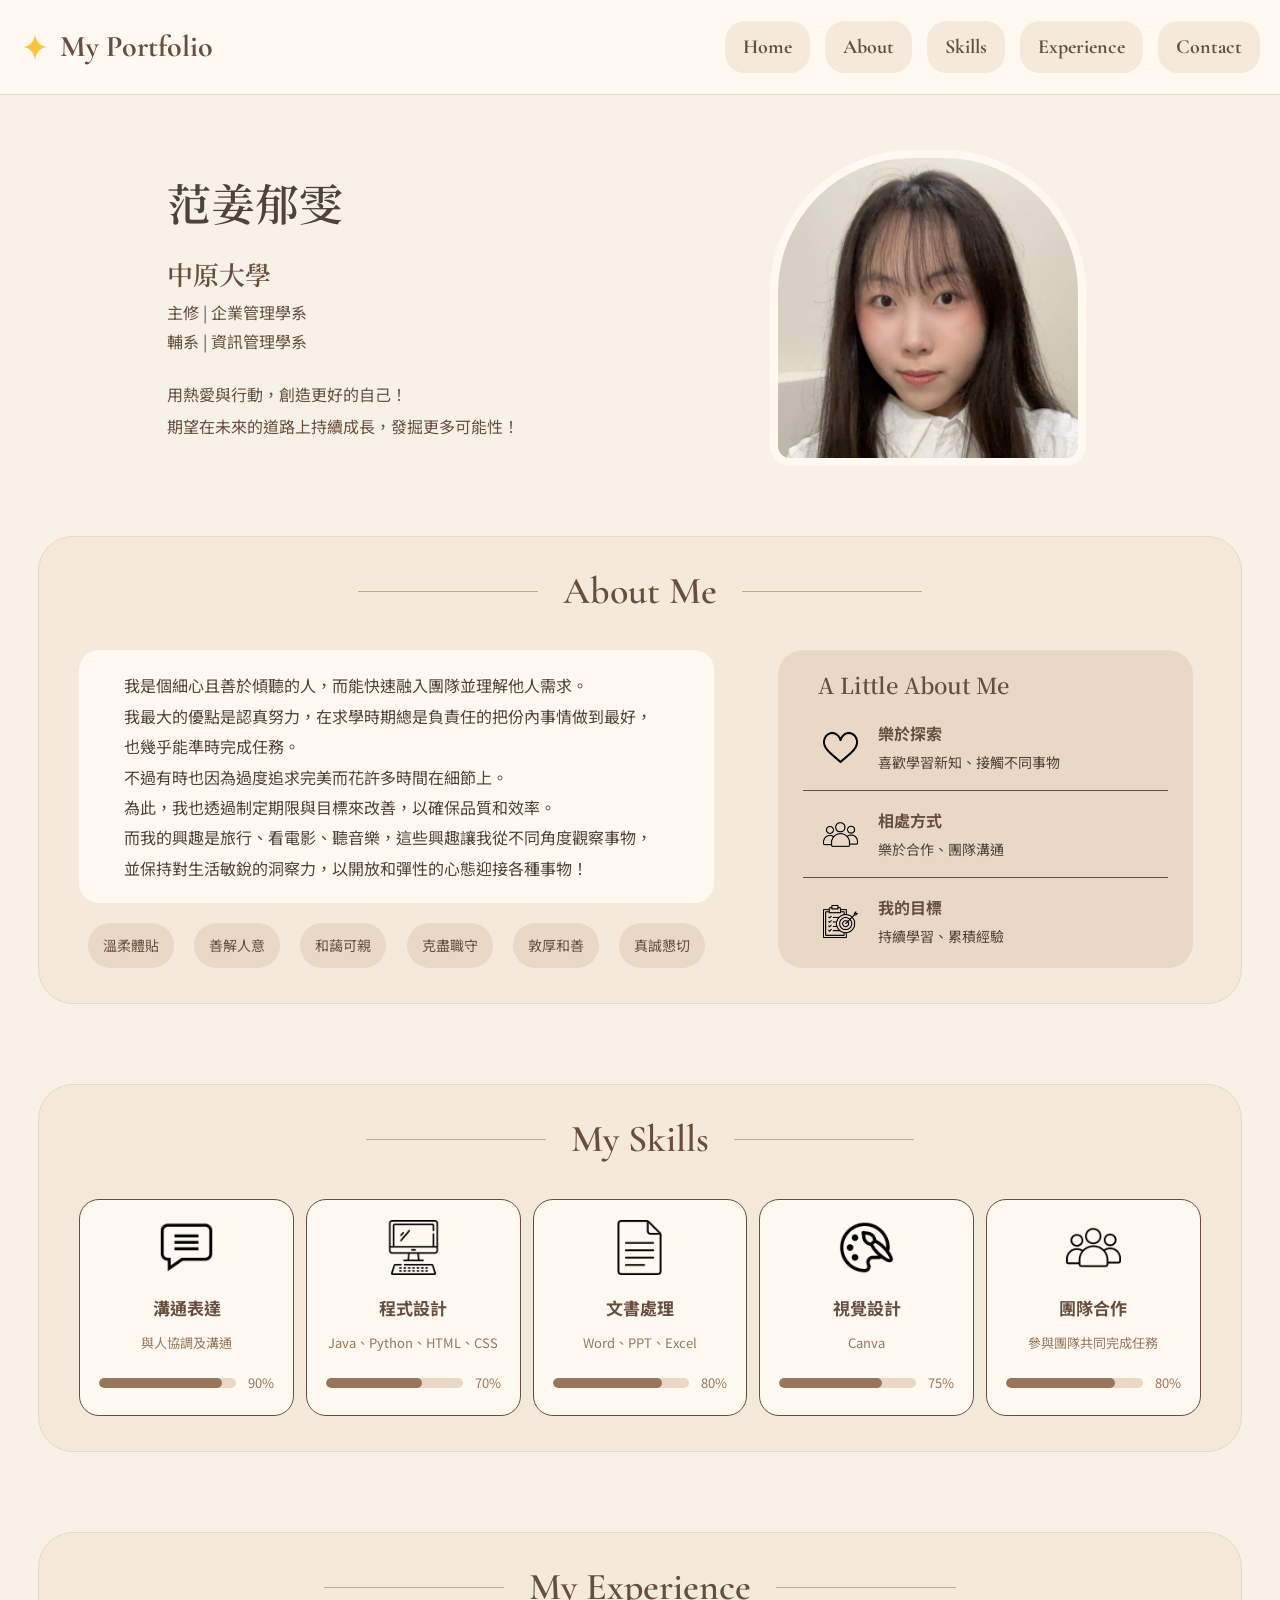
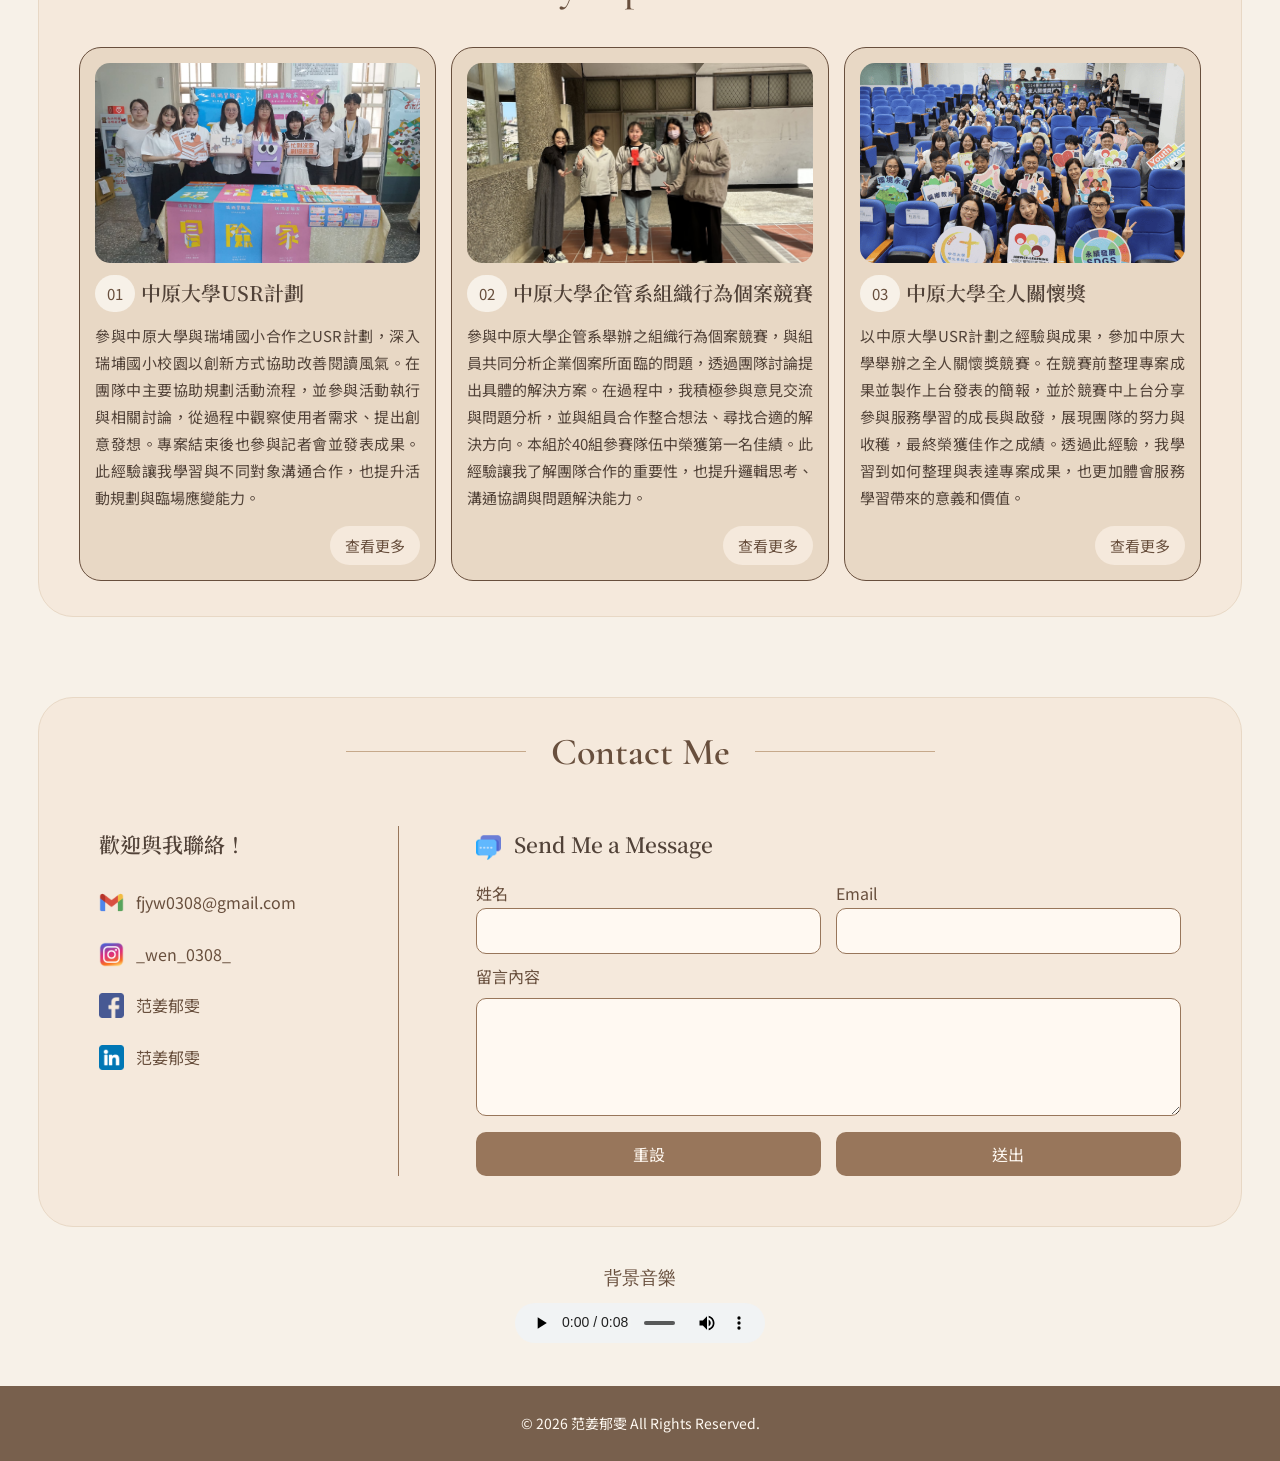
<file: index.html>
<!DOCTYPE html>
<html lang="zh-Hant">
<head>
    <meta charset="UTF-8">
    <meta name="viewport" content="width=device-width, initial-scale=1.0">
    <title>My Protfolio</title>
    <link rel="preconnect" href="https://fonts.googleapis.com">
    <link rel="preconnect" href="https://fonts.gstatic.com" crossorigin>
    <link href="https://fonts.googleapis.com/css2?family=Cormorant+Garamond:ital,wght@0,300..700;1,300..700&family=Noto+Sans+TC:wght@100..900&family=Noto+Serif+TC:wght@200..900&display=swap" rel="stylesheet">
    <link rel="stylesheet" href="style.css">
</head>
<body>
    <header id="title">
        <div class="header_title">
            <img src="image/star.png" alt="star">
            My Portfolio
        </div>
            <nav>
                <a href="#home">Home</a>
                <a href="#about">About</a>
                <a href="#skills">Skills</a>
                <a href="#experience">Experience</a>
                <a href="#contact">Contact</a>
            </nav>
    </header>

    <section id="home" class="home_intro">
        <div class="home_introtext">
            <h1>范姜郁雯</h1>
            <h2>中原大學</h2>
            <h4>主修 | 企業管理學系</h4>
            <h4>輔系 | 資訊管理學系</h4>
            <p>
                用熱愛與行動，創造更好的自己！<br>
                期望在未來的道路上持續成長，發掘更多可能性！
            </p>
        </div>

        <aside class="home_photo">
            <img src="image/myphoto.jpg" alt="myphoto">
        </aside>
    </section>

    <section id="about">
        <h2>About Me</h2>

        <div class="about_content">

            <div class="about_intro">
                <p>我是個細心且善於傾聽的人，而能快速融入團隊並理解他人需求。</p>
                <p>我最大的優點是認真努力，在求學時期總是負責任的把份內事情做到最好，<br>也幾乎能準時完成任務。</br></p>
                <p>不過有時也因為過度追求完美而花許多時間在細節上。<br>為此，我也透過制定期限與目標來改善，以確保品質和效率。</br></p>
                <p>而我的興趣是旅行、看電影、聽音樂，這些興趣讓我從不同角度觀察事物，<br>並保持對生活敏銳的洞察力，以開放和彈性的心態迎接各種事物！</br></p>
            </div>

            <div class="traits">
                <span>溫柔體貼</span>
                <span>善解人意</span>
                <span>和藹可親</span>
                <span>克盡職守</span>
                <span>敦厚和善</span>
                <span>真誠懇切</span>
            </div>
        </div>

        <aside class="about_point">
            <h3>A Little About Me</h3>

            <div class="about_item">
                <img src="image/like.png" alt="learn" class="about_icon">
                <div class="about_text">
                    <h4>樂於探索</h4>
                    <p>喜歡學習新知、接觸不同事物</p>
                </div>
            </div>

            <div class="about_item">
                <img src="image/cooperation.png" alt="interaction" class="about_icon">
                <div class="about_text">
                    <h4>相處方式</h4>
                    <p>樂於合作、團隊溝通</p>
                </div>
            </div>

            <div class="about_item">
                <img src="image/goal.png" alt="goal" class="about_icon">
                <div class="about_text">
                    <h4>我的目標</h4>
                    <p>持續學習、累積經驗</p>
                </div>
            </div>
        </aside>
    </section>

    <section id="skills">
        <h2>My Skills</h2>

        <div class="skills_content">
            <article class="skills_item">
                <img src="image/communication.png" alt="communication">
                <h4>溝通表達</h4>
                <p>與人協調及溝通</p>
                <div class="progress_bar">
                    <div class="progress_fill" style="--progress: 90%;"></div>
                </div>
                <span>90%</span>
                
            </article>

            <article class="skills_item">
                <img src="image/programming.png" alt="programming">
                <h4>程式設計</h4>
                <p>Java、Python、HTML、CSS</p>
                <div class="progress_bar">
                    <div class="progress_fill" style="--progress: 70%;"></div>
                </div>
                <span>70%</span>
            </article>

            <article class="skills_item">
                <img src="image/word_processing.png" alt="word_processing">
                <h4>文書處理</h4>
                <p>Word、PPT、Excel</p>
                <div class="progress_bar">
                    <div class="progress_fill" style="--progress: 80%;"></div>
                </div>
                <span>80%</span>
            </article>

            <article class="skills_item">
                <img src="image/design.png" alt="design">
                <h4>視覺設計</h4>
                <p>Canva</p>
                <div class="progress_bar">
                    <div class="progress_fill" style="--progress: 75%;"></div>
                </div>
                <span>75%</span>
            </article>

            <article class="skills_item">
                <img src="image/cooperation.png" alt="cooperation">
                <h4>團隊合作</h4>
                <p>參與團隊共同完成任務</p>
                <div class="progress_bar">
                    <div class="progress_fill" style="--progress: 80%;"></div>
                </div>
                <span>80%</span>
            </article>
        </div>
    </section>

    <section id="experience">
        <h2>My Experience</h2>

        <div class="experience_content">
            <article class="experience_item">
                <img src="image/press conference 1.jpg" alt="USR_project">
                <div class="experience_title">
                    <span>01</span>
                    <h3>中原大學USR計劃</h3>
                </div>
                <p>參與中原大學與瑞埔國小合作之USR計劃，深入瑞埔國小校園以創新方式協助改善閱讀風氣。在團隊中主要協助規劃活動流程，並參與活動執行與相關討論，從過程中觀察使用者需求、提出創意發想。專案結束後也參與記者會並發表成果。此經驗讓我學習與不同對象溝通合作，也提升活動規劃與臨場應變能力。</p>
                <a href="usr.html">查看更多</a>
            </article>
        
            <article class="experience_item">
                <img src="image/case_competition.jpg" alt="case_competition">
                <div class="experience_title">
                    <span>02</span>
                    <h3>中原大學企管系組織行為個案競賽</h3>
                </div>
                <p>參與中原大學企管系舉辦之組織行為個案競賽，與組員共同分析企業個案所面臨的問題，透過團隊討論提出具體的解決方案。在過程中，我積極參與意見交流與問題分析，並與組員合作整合想法、尋找合適的解決方向。本組於40組參賽隊伍中榮獲第一名佳績。此經驗讓我了解團隊合作的重要性，也提升邏輯思考、溝通協調與問題解決能力。</p>
                <a href="case_competition.html">查看更多</a>
            </article>
        
            <article class="experience_item">
                <img src="image/award2.png" alt="award">
                <div class="experience_title">
                    <span>03</span>
                    <h3>中原大學全人關懷獎</h3>
                </div>
                <p>以中原大學USR計劃之經驗與成果，參加中原大學舉辦之全人關懷獎競賽。在競賽前整理專案成果並製作上台發表的簡報，並於競賽中上台分享參與服務學習的成長與啟發，展現團隊的努力與收穫，最終榮獲佳作之成績。透過此經驗，我學習到如何整理與表達專案成果，也更加體會服務學習帶來的意義和價值。</p>
                <a href="award.html">查看更多</a>
            </article>
        </div>
    </section>

    <section id="contact">
        <h2>Contact Me</h2>

        <div class="contact_content">
        
            <div class="contact_info">
                <h3>歡迎與我聯絡！</h3>

                <ul>
                    <li>
                        <img src="image/email.png" alt="email" class="contact_icon">
                        <a href="mailto:fjyw0308@gmail.com">fjyw0308@gmail.com</a>
                    </li>

                    <li>
                        <img src="image/instagram.png" alt="ig" class="contact_icon">
                        <a href="https://www.instagram.com/_wen_0308_?vrfl=YTJ6anFuaWNuYzdm&utm_source=qr" target="_blank">_wen_0308_</a>
                    </li>

                    <li>
                        <img src="image/facebook.png" alt="fb" class="contact_icon">
                        <a href="https://www.facebook.com/profile.php?id=100004469177842&mibextid=LQQJ4d" target="_blank">范姜郁雯</a>
                    </li>

                    <li>
                        <img src="image/linkedin.png" alt="linkedin" class="contact_icon">
                        <a href="https://www.linkedin.com/in/%E9%83%81%E9%9B%AF-%E8%8C%83%E5%A7%9C-ba297244a/?lipi=urn%3Ali%3Apage%3Ad_flagship3_profile_view_base_contact_details%3BaguAGz%2BnS2idNBA77bFb%2Fg%3D%3D" target="_blank">范姜郁雯</a>
                    </li>
                </ul>
            </div>

            <div class="contact_form">
                <h3>
                    <img src="image/message.png" alt="message">
                    Send Me a Message
                </h3>

                <form action="" method="post">
                    <div class="form_row">
                        <div class="form_group">
                            <label>姓名</label>
                            <input type="text" name="your_name">
                        </div>

                        <div class="form_group">
                            <label>Email</label>
                            <input type="email" name="your_email">
                        </div>
                    </div>

                    <label>留言內容</label>
                    <textarea name="message" rows="4" cols="20"></textarea>

                    <div class="form_buttons">
                        <input type="reset" value="重設">
                        <input type="submit" value="送出">
                    </div>
                </form>
            </div>
        </div>
    </section>

    <div class="background_music">
        <p>背景音樂</p>
        <audio controls loop>
            <source src="music/bk_music.mp3" type="audio/mpeg">
        </audio>
    </div>

    <footer>
        <p>&copy; 2026 范姜郁雯 All Rights Reserved.</p>
    </footer>
</body>
</html>
</file>
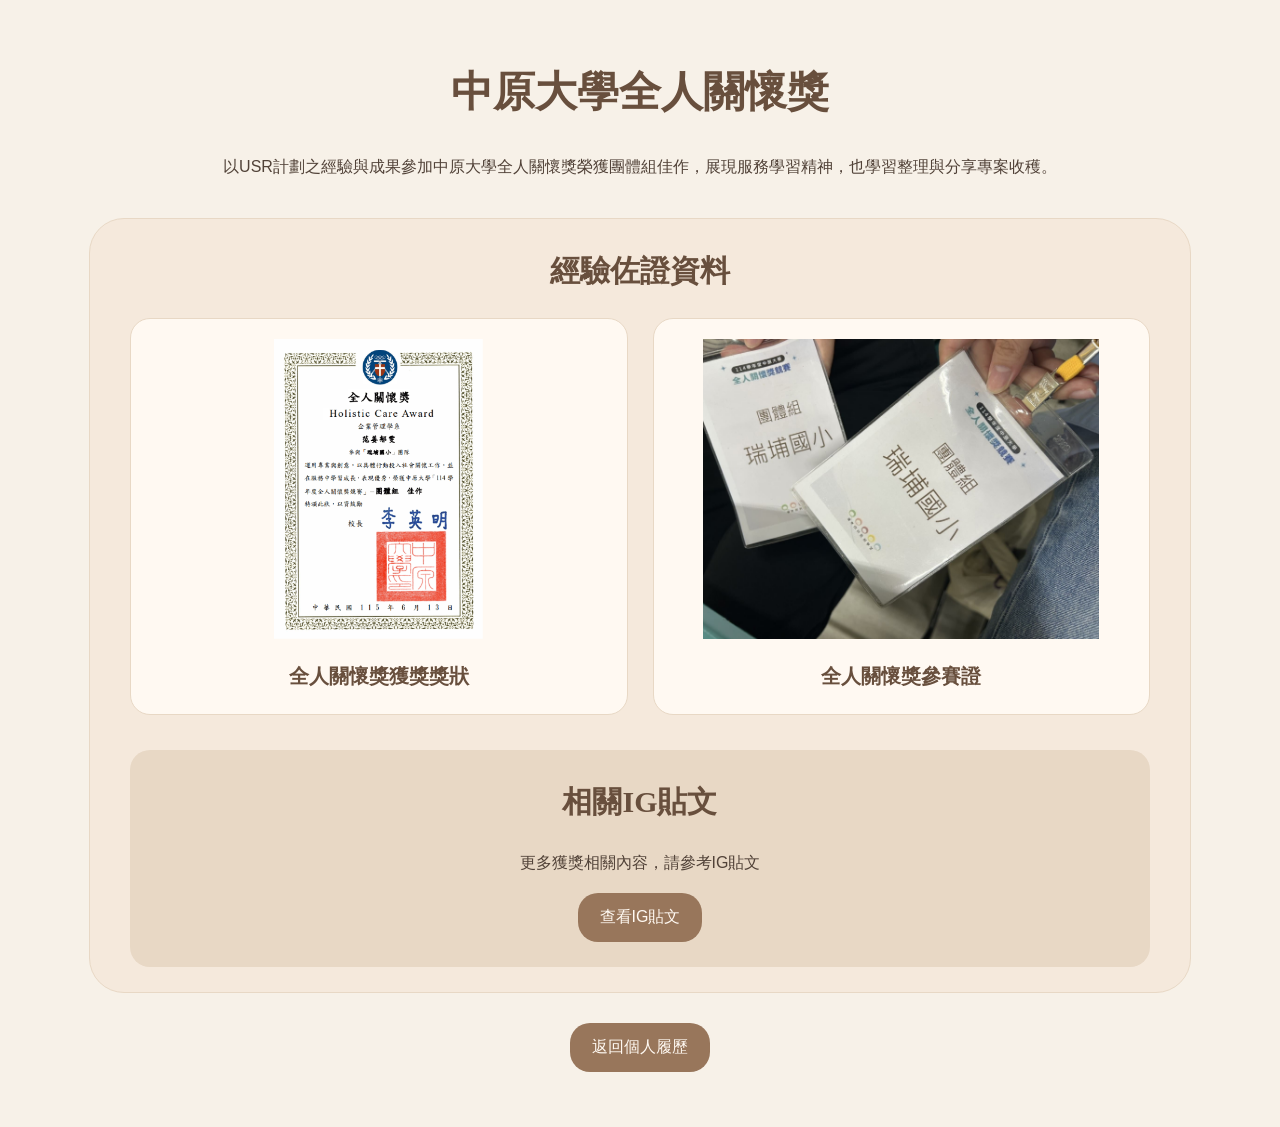
<file: award.html>
<!DOCTYPE html>
<html lang="en">
<head>
    <meta charset="UTF-8">
    <meta name="viewport" content="width=device-width, initial-scale=1.0">
    <title>award</title>
    <link rel="stylesheet" href="style.css">
</head>
<body>
    <section id="evidence_page">

        <h1>中原大學全人關懷獎</h1>
        <p class="evidence_intro">
            以USR計劃之經驗與成果參加中原大學全人關懷獎榮獲團體組佳作，展現服務學習精神，也學習整理與分享專案收穫。
        </p>

        <div class="evidence_box">
            <h2>經驗佐證資料</h2>
            <div class="evidence_content">
                <article class="evidence_item">
                    <img src="image/certificate of award_2.png" alt="全人關懷獎獲獎獎狀">
                    <h3>全人關懷獎獲獎獎狀</h3>
                </article>
                <article class="evidence_item">
                    <img src="image/award.jpg" alt="全人關懷獎參賽證">
                    <h3>全人關懷獎參賽證</h3>
                </article>
            </div>
            <div class="relative_link">
                <h2>相關IG貼文</h2>
                <p>更多獲獎相關內容，請參考IG貼文</p>
                <a href="https://www.instagram.com/p/DZ4LalAklwU/" target="_blank">查看IG貼文</a>
            </div>
        </div>

        <div class="back_home">
            <a href="index.html">返回個人履歷</a>
        </div>
    </section>
</body>
</html>
</file>
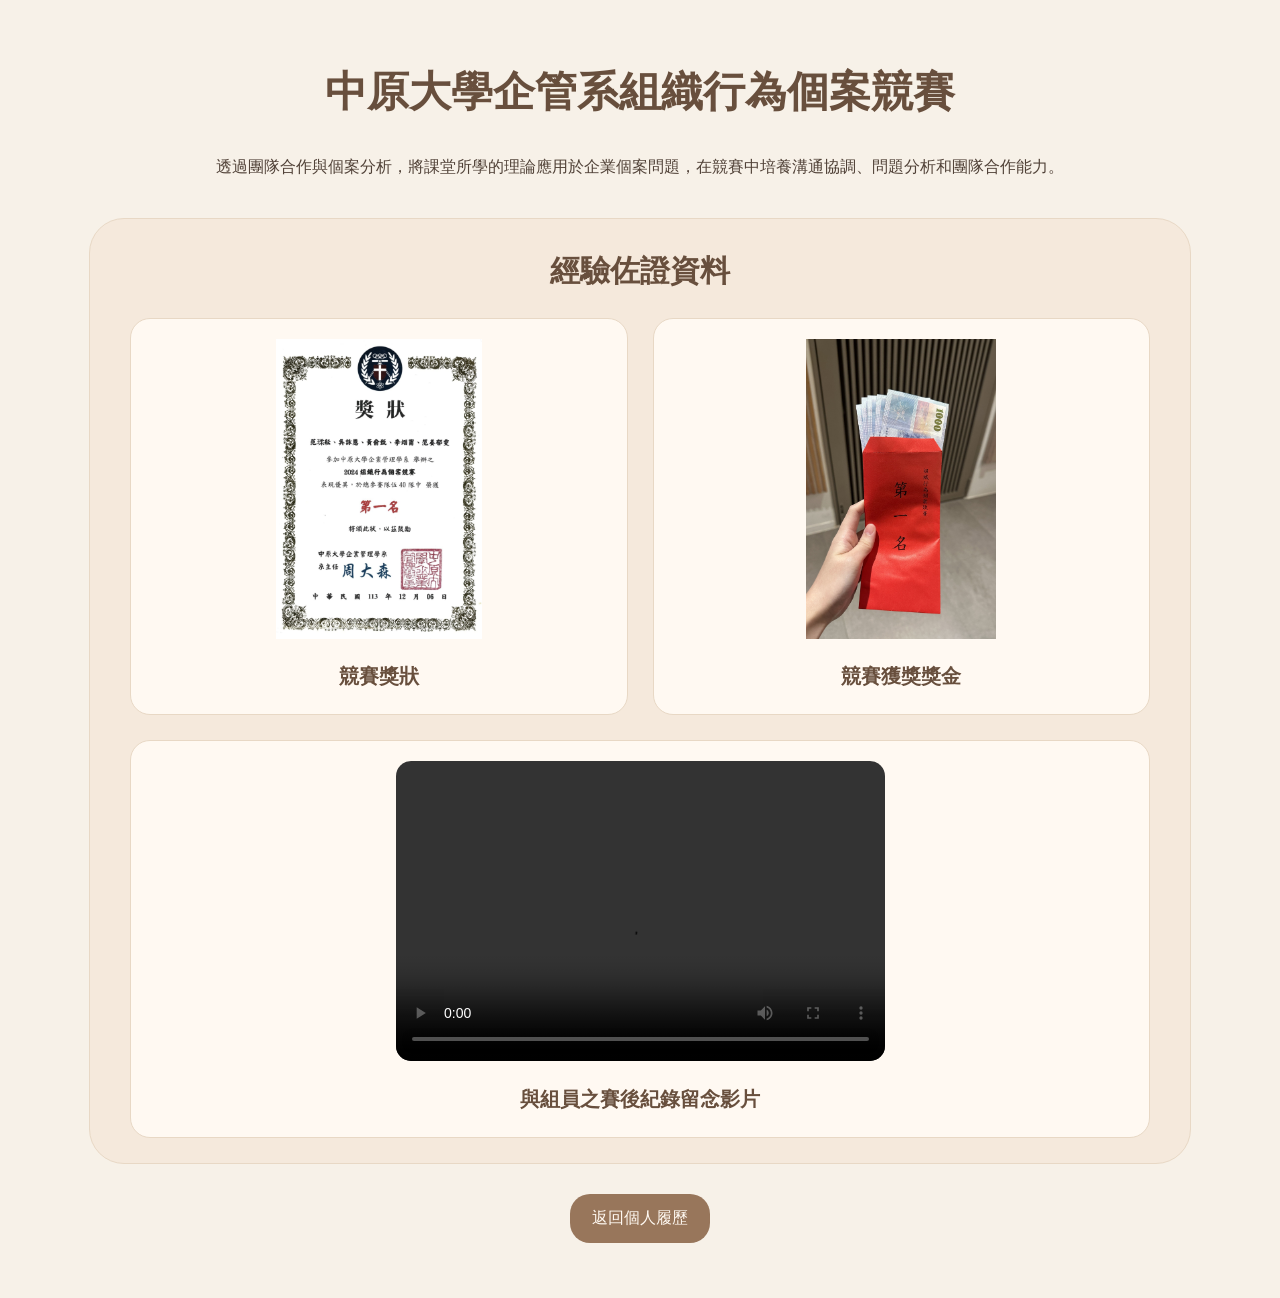
<file: case_competition.html>
<!DOCTYPE html>
<html lang="en">
<head>
    <meta charset="UTF-8">
    <meta name="viewport" content="width=device-width, initial-scale=1.0">
    <title>Case Competition</title>
    <link rel="stylesheet" href="style.css">
</head>
<body>
    <section id="evidence_page">

        <h1>中原大學企管系組織行為個案競賽</h1>
        <p class="evidence_intro">
            透過團隊合作與個案分析，將課堂所學的理論應用於企業個案問題，在競賽中培養溝通協調、問題分析和團隊合作能力。
        </p>

        <div class="evidence_box">
            <h2>經驗佐證資料</h2>
            <div class="evidence_content">
                <article class="evidence_item">
                    <img src="image/certificate of award.jpg" alt="競賽獎狀">
                    <h3>競賽獎狀</h3>
                </article>
                <article class="evidence_item">
                    <img src="image/case_competition_money.jpg" alt="競賽獲獎獎金">
                    <h3>競賽獲獎獎金</h3>
                </article>
                <article class="evidence_item">
                    <video controls>
                        <source src="video/case_competition_video.mp4" type="video/mp4">
                    </video>
                    <h3>與組員之賽後紀錄留念影片</h3>
                </article>
            </div>
        </div>

        <div class="back_home">
            <a href="index.html">返回個人履歷</a>
        </div>
    </section>
</body>
</html>
</file>
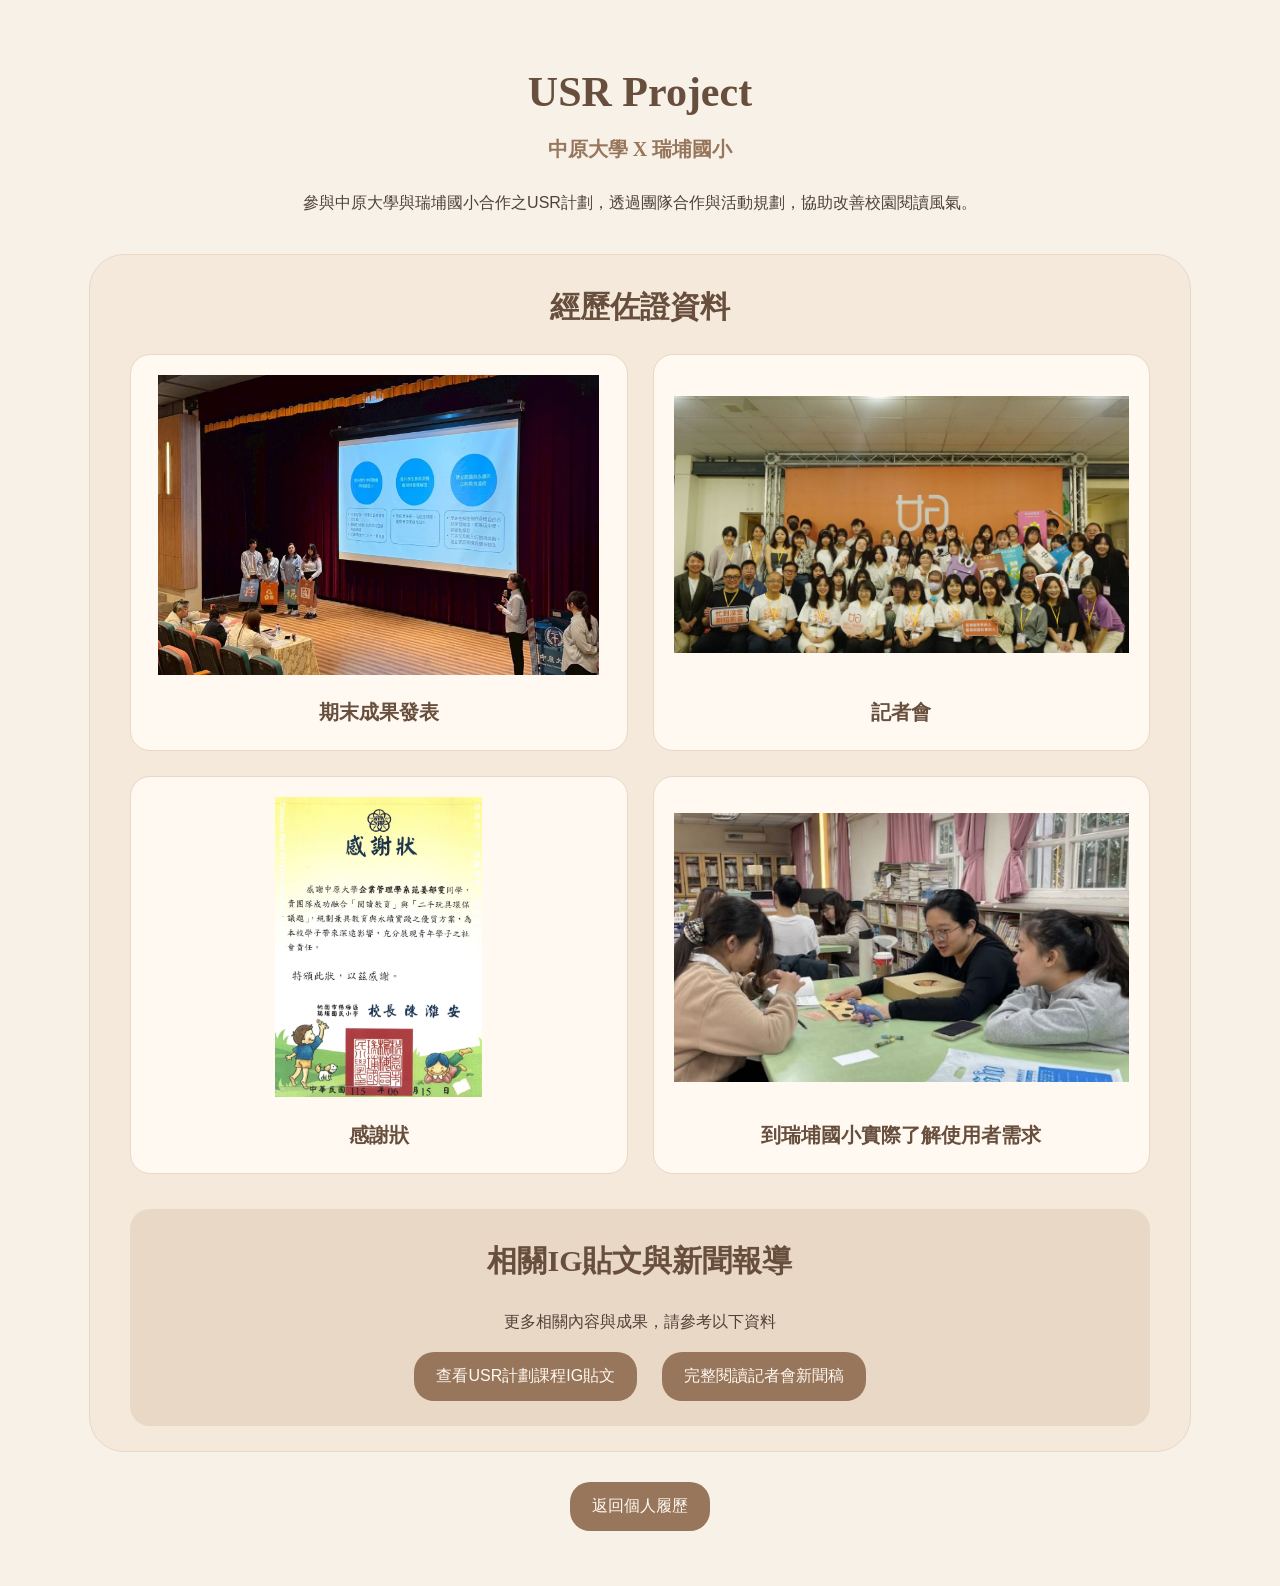
<file: usr.html>
<!DOCTYPE html>
<html lang="en">
<head>
    <meta charset="UTF-8">
    <meta name="viewport" content="width=device-width, initial-scale=1.0">
    <title>USR Project</title>
    <link rel="stylesheet" href="style.css">
</head>
<body>
    <section id="evidence_page">
        <h1>USR Project</h1>
        <h3>中原大學 X 瑞埔國小</h3>
        <p class="evidence_intro">
            參與中原大學與瑞埔國小合作之USR計劃，透過團隊合作與活動規劃，協助改善校園閱讀風氣。
        </p>

        
        <div class="evidence_box">
            <h2>經歷佐證資料</h2>
            <div class="evidence_content">
                <article class="evidence_item">
                    <img src="image/publication of results.jpg" alt="期末成果發表">
                    <h3>期末成果發表</h3>
                </article>
                <article class="evidence_item">
                    <img src="image/press conference 2.jpg" alt="記者會">
                    <h3>記者會</h3>
                </article>
                <article class="evidence_item">
                    <img src="image/certificate of appreciation.jpg" alt="感謝狀">
                    <h3>感謝狀</h3>
                </article>
                <article class="evidence_item">
                    <img src="image/elementary_school.jpg" alt="到瑞埔國小實際了解使用者需求">
                    <h3>到瑞埔國小實際了解使用者需求</h3>
                </article>
            </div>
            <div class="relative_link">
                <h2>相關IG貼文與新聞報導</h2>
                <p>更多相關內容與成果，請參考以下資料</p>
                <a href="https://www.instagram.com/p/DYFNFdtmj6D/" target="_blank">查看USR計劃課程IG貼文</a>
                <a href="https://www.merit-times.com/news/514745" target="_blank">完整閱讀記者會新聞稿</a>
            </div>
        </div>

        <div class="back_home">
            <a href="index.html">返回個人履歷</a>
        </div>
    </section>
</body>
</html>
</file>
<file: style.css>
* {
    margin: 0;
    padding: 0;
}

body {
    font-family: "Noto Sans TC", sans-serif;
    font-weight: 400;
    background-color: #F7F1E8;
    line-height: 1.8;
}

h1, h2, h3 {
    font-family: "Noto Serif TC", serif;
    font-weight: 600;
}

/* header */
#title {
    /* [參考來源] https://www.w3schools.com/htmlcss/htmlcss_layout_flexbox.asp */
    display: flex;
    justify-content: space-between;
    align-items: center;
    padding: 20px;
    background-color: #FFF9F2;
    border-bottom: #E8D8C5 1px solid;
}

#title > div {
    font-family: "Cormorant Garamond", serif;
    font-size: 30px;
    font-weight: 700;
    color: #684F3D;
}

.header_title {
    /* [參考來源] https://www.w3schools.com/htmlcss/htmlcss_layout_flexbox.asp */
    display: flex;
    align-items: center;
    gap: 10px;
}

.header_title img {
    width: 30px;
    height: 50px;
    /* [參考來源] https://www.w3schools.com/css/css3_object-fit.asp */
    object-fit: contain;
}

nav {
    /* [參考來源] https://www.w3schools.com/htmlcss/htmlcss_layout_flexbox.asp */
    display: flex;
    gap: 15px;
}

nav a {
    font-family: "Cormorant Garamond", serif;
    font-size: 20px;
    font-weight: 1000;
    color: #684F3D;
    text-decoration: none;
    background-color: #F5E9DC;
    padding: 8px 18px;
    border-radius: 20px;

    /* [特效] 滑鼠移到導覽列時，背景色和文字顏色0.3秒完成變化-使用transition */
    /* [參考來源] https://www.w3schools.com/css/css3_transitions_timing.asp*/
    transition: 0.3s;
}

/* [參考來源] https://www.w3schools.com/cssref/sel_hover.php/css_ref_pseudo_elements.php */
nav a:hover {
    background-color: #684F3D;
    color: #FFF9F2;
}


/* home */
.home_intro {
    /* [參考來源] https://www.w3schools.com/htmlcss/htmlcss_layout_flexbox.asp */
    display: flex;
    justify-content: center;
    align-items: center;
    gap: 50px;
    padding: 55px 15%;
    background-color: transparent;
}

.home_introtext {
    flex: 0 1 700px;
    transform: translateX(-25px);
}

.home_introtext h1 {
    font-size: 44px;
    margin-bottom: 8px;
    line-height: 1.3;
    color: #514238;
}

.home_introtext h2 {
    font-size: 26px;
    margin-top: 20px;
    color: #684F3D;
}

.home_introtext h4 {
    color: #684F3D;
    font-size: 16px;
    font-weight: 400;
}

.home_introtext p {
    margin-top: 22px;
    line-height: 2;
    font-size: 16px;
    color: #684F3D;
    max-width: 500px;
}

.home_photo {
    flex: 0 0 320px;
    /* [參考來源] https://www.w3schools.com/htmlcss/htmlcss_layout_flexbox.asp */
    display: flex;
    justify-content: center;
}

.home_photo img {
    width: 300px;
    height: 300px;
    /* [參考來源] https://www.w3schools.com/css/css3_object-fit.asp */
    object-fit: cover;
    border-radius: 45% 45% 20px 20px;
    border: 8px solid #FFF9F2;

    /* [特效] 控制圖片上移及陰影變化0.3秒完成-使用transition */
    /* [參考來源] https://www.w3schools.com/css/css3_transitions.asp、https://www.w3schools.com/css/css3_transitions_timing.asp */
    transition: transform 0.3s ease, box-shadow 0.3s ease;
}

.home_photo img:hover {
    /* [特效] 滑鼠移到個人照片時，向上移動5px、增加陰影並放大1.03倍-使用transform: tarnslateY()、scale()和box-shadow */
    /* [參考來源] https://www.w3schools.com/cssref/css3_pr_transform.php */
    transform: translateY(-5px) scale(1.03);
    box-shadow: 0 5px 10px #78604D;
}

/* 各區塊共同 */
section:not(.home_intro) {
    margin: 10px 3%;
    padding: 10px 25px;
    border-radius: 35px;
}

section:not(.home_intro) > h2 {
    font-family: "Cormorant Garamond", serif;
    font-size: 38px;
    font-weight: 600;
    text-align: center;
    color: #684F3D;
    margin: 10px 0 25px;
    /* [參考來源] https://www.w3schools.com/htmlcss/htmlcss_layout_flexbox.asp */
    display: flex;
    align-items: center;
    justify-content: center;
    gap: 25px;
}

/* [參考來源] https://www.w3schools.com/css/css_pseudo_elements_content.asp */
section:not(.home_intro) > h2::before, section:not(.home_intro) > h2::after {
    content: "";
    flex: 1;
    max-width: 180px;
    height: 1px;
    background-color: #C6A98B;
}

#about, #skills, #experience, #contact {
    background-color: #F5E9DC;
    border: 1px solid #E8D8C5;
    margin: 15px 3% 80px;
    padding: 10px 40px 35px;
}

/* about*/
#about {
    /* [參考來源] https://www.w3schools.com/htmlcss/htmlcss_layout_grid.asp */
    display: grid;
    gap: 0 clamp(35px, 5vw, 90px);
    align-items: start;
    /* [參考來源] https://www.w3schools.com/cssref/pr_grid-template-columns.php */
    grid-template-columns: 1.2fr 0.8fr;
}

#about > h2 {
    grid-column: 1/-1;
    margin: 10px 0 25px;
}

.about_content {
    grid-column: 1;
    max-width: 800px;
    width: 100%;
    justify-self: end;
}

.about_intro {
    background-color: #FFF9F2;
    padding: 20px;
    border-radius: 20px;
}

.about_intro p {
    line-height: 1.9;
    text-align: justify;
    font-size: 16px;
    color: #514238;
    margin-left: 25px;
}

.traits {
    /* [參考來源] https://www.w3schools.com/htmlcss/htmlcss_layout_flexbox.asp */
    display: flex;
    flex-wrap: wrap;
    justify-content: space-evenly;
    gap: 12px;
    margin-top: 20px;
}

.traits span {
    background-color: #E8D8C5;
    color: #684F3D;
    padding: 10px 15px;
    border-radius: 30px;
    font-size: 14px;

    /* [特效] 讓個人特質標籤上移和陰影變化0.3秒完成-使用transition */
    /* [參考來源] https://www.w3schools.com/css/css3_transitions.asp、https://www.w3schools.com/css/css3_transitions_timing.asp */
    transition: transform 0.3s ease, box-shadow 0.3s ease;
}

/* [參考來源] https://www.w3schools.com/cssref/sel_hover.php/css_ref_pseudo_elements.php */
.traits span:hover {
    /* [特效] 滑鼠移到個人特質標籤時，向上移動5px並增加陰影-使用transform: tarnslateY()和box-shadow */
    /* [參考來源] https://www.w3schools.com/cssref/css3_pr_transform.php */
    transform: translateY(-5px);
    box-shadow: 0 5px 10px #78604D;
}

.about_point {
    grid-column: 2;
    grid-row: 2;
    max-width: clamp(365px,25vw, 430px);
    width: 100%;
    justify-self: start;
    background-color: #E8D8C5;
    padding: 10px 25px 0;
    align-self: stretch;
    border-radius: 25px;

    height: auto;
    /* [參考來源] https://www.w3schools.com/htmlcss/htmlcss_layout_flexbox.asp */
    display: flex;
    flex-direction: column;
    justify-content: center;
}

.about_point h3 {
    color: #684F3D;
    font-size: 22px;
    margin: 0;
    text-align: left;
}

.about_item {
    /* [參考來源] https://www.w3schools.com/htmlcss/htmlcss_layout_flexbox.asp */
    display: flex;
    align-items: center;
    gap: 20px;
    padding: 15px 5px;
    border-bottom: 1px solid #684F3D;
}

.about_text {
    /* [參考來源] https://www.w3schools.com/htmlcss/htmlcss_layout_flexbox.asp */
    display: flex;
    flex-direction: column;
    gap: 2px;
}

.about_item:last-child {
    border-bottom: none;
}

.about_text h4 {
    color: #684F3D;
    font-size: 16px;
    margin-bottom: 0;
}

.about_icon {
    width: 35px;
    height: 35px;
    /* [參考來源] https://www.w3schools.com/css/css3_object-fit.asp */
    object-fit: contain;
    flex-shrink: 0;
}

.about_text p {
    color: #514238;
    font-size: 14px;
    margin: 0;
}

.about_icon, .about_point h3 {
    margin-left: 15px;
}

/* skills */
.skills_content {
    /* [參考來源] https://www.w3schools.com/htmlcss/htmlcss_layout_grid.asp */
    display: grid;
    /* [參考來源] https://www.w3schools.com/cssref/pr_grid-template-columns.php */
    grid-template-columns: repeat(5,1fr);
    gap: 12px;
}

.skills_item {
    background-color: #FFF9F2;
    border: 1px solid #684F3D;
    border-radius: 20px;
    padding: 20px 15px;
    text-align: center;

    /* [特效] 滑鼠移到技能時，0.3秒完成放大、浮起(上移)並有陰影變化-使用transition */
    /* [參考來源] https://www.w3schools.com/css/css3_transitions.asp、https://www.w3schools.com/css/css3_transitions_timing.asp*/
    transition: transform 0.3s ease, box-shadow 0.3s ease;
}


/* [參考來源] https://www.w3schools.com/cssref/sel_hover.php/css_ref_pseudo_elements.php */
.skills_item:hover {
    /* [特效] 滑鼠移到技能時，向上移動8px、放大1.05倍並增加陰影-使用transform: translateY()、scale()，以及box-shadow */
    /* [參考來源] https://www.w3schools.com/cssref/css3_pr_transform.php */
    transform: translateY(-8px) scale(1.05);
    box-shadow: 0 8px 15px #78604D;
}

.skills_item img {
    width: 55px;
    height: 55px;
    /* [參考來源] https://www.w3schools.com/css/css3_object-fit.asp */
    object-fit: contain;
    margin-bottom: 10px;
}

.skills_item h4 {
    color: #684F3D;
    font-size: 17px;
    margin-bottom: 8px;
}

.skills_item p {
    color: #98765B;
    font-size: 13px;
    margin-bottom: 12px;
}

.progress_bar {
    width: 75%;
    height: 10px;
    background-color: #E8D8C5;
    border-radius: 20px;
    overflow: hidden;
    display: inline-block;
    vertical-align: middle;
    margin: 0;
}

.progress_fill {
    width: 0;
    height: 100%;
    background-color: #98765B;
    border-radius: 20px;

    /* [特效] 進度條從0逐漸填充到設定的百分比-使用animation */
    /* [參考來源] https://www.w3schools.com/css/css3_animations.asp、https://www.w3schools.com/css/css3_animations_timing.asp、https://www.w3schools.com/css/css3_animations_properties.asp */
    animation: bar 1.5s ease-out forwards;
}

/* [特效] 設定進度條從0%填充到指定百分比-使用@keyframes */
/* [參考來源] https://www.w3schools.com/css/css3_animations.asp */
@keyframes bar {
    to {
        width: var(--progress);
    }
}

.skills_item span {
    color: #98765B;
    font-size: 13px;
    margin-left: 8px;
    vertical-align: middle;
}

/* experience */
.experience_content {
    /* [參考來源] https://www.w3schools.com/htmlcss/htmlcss_layout_grid.asp */
    display: grid;
    /* [參考來源] https://www.w3schools.com/cssref/pr_grid-template-columns.php */
    grid-template-columns: repeat(3, 1fr);
    gap: 15px;
}

.experience_item {
    background-color: #E8D8C5;
    border: 1px solid #684F3D;
    border-radius: 22px;
    padding: 15px;
    /* [參考來源] https://www.w3schools.com/htmlcss/htmlcss_layout_flexbox.asp */
    display: flex;
    flex-direction: column;
}

.experience_item img {
    /* [特效] 控制圖片上移及陰影變化0.3秒完成-使用transition */
    /* [參考來源] https://www.w3schools.com/css/css3_transitions.asp、https://www.w3schools.com/css/css3_transitions_timing.asp */
    transition: transform 0.3s ease, box-shadow 0.3s ease;
    width: 100%;
    height: 200px;
    /* [參考來源] https://www.w3schools.com/css/css3_object-fit.asp */
    object-fit: cover;
    border-radius: 15px;
    margin-bottom: 12px;
}

/* [參考來源] https://www.w3schools.com/cssref/sel_hover.php/css_ref_pseudo_elements.php */
.experience_item img:hover {
    /* [特效] 滑鼠移到經驗圖片時，向上移動8px並增加陰影-使用transform: translateY()和box-shadow */
    /* [參考來源] https://www.w3schools.com/cssref/css3_pr_transform.php */
    transform: translateY(-8px);
    box-shadow: 0 8px 15px #78604D;
}

.experience_title {
    /* [參考來源] https://www.w3schools.com/htmlcss/htmlcss_layout_flexbox.asp */
    display: flex;
    align-items: center;
    gap: 6px;
    margin-bottom: 10px;
}

.experience_title h3 {
    white-space: nowrap;
}

.experience_item span {
    display: inline-block;
    align-self: flex-end;
    background-color: #F7F1E8;
    color: #684F3D;
    padding: 5px 12px;
    border-radius: 20px;
    font-size: 15px;
    flex-shrink: 0;
}

.experience_item h3 {
    color: #514238;
    font-size: 20px;
    margin-bottom: 0;
}

.experience_item p {
    color: #514238;
    font-size: 15px;
    line-height: 1.8;
    text-align: justify;
    margin-bottom: 15px;
}

.experience_item a {
    display: inline-block;
    align-self: flex-end;
    width: fit-content;
    color: #684F3D;
    font-size: 15px;
    text-align: right;
    margin-top: auto;
    background-color: #F5E9DC;
    padding: 6px 15px;
    border-radius: 20px;
    text-decoration: none;
}

/* [特效] 滑鼠移到查看更多時，改變背景色和文字顏色-使用:hover */
/* [參考來源] https://www.w3schools.com/cssref/sel_hover.php/css_ref_pseudo_elements.php */
.experience_item a:hover {
    background-color: #684F3D;
    color: #FFF9F2;
    text-decoration: none;
}

/* contact */
.contact_content {
    /* [參考來源] https://www.w3schools.com/htmlcss/htmlcss_layout_grid.asp */
    display: grid;
    /* [參考來源] https://www.w3schools.com/cssref/pr_grid-template-columns.php */
    grid-template-columns: 0.6fr 1.2fr;
    gap: 25px;
    padding: 15px 20px;
}

.contact_info {
    border-right: 1px solid #98765B;
    padding-right: 30px;
    width: 85%;
    box-sizing: border-box;
}

.contact_info h3, .contact_form h3 {
    color: #514238;
    font-size: 21px;
    margin-bottom: 15px;
}

.contact_info ul {
    list-style: none;
    margin-top: 20px;
}

.contact_info li {
    /* [參考來源] https://www.w3schools.com/htmlcss/htmlcss_layout_flexbox.asp */
    display: flex;
    align-items: center;
    gap: 12px;
    margin-top: 15px;
    font-size: 16px;
    color: #514238;
    line-height: 2.3;
}

.contact_icon {
    width: 25px;
    height: 25px;
    /* [參考來源] https://www.w3schools.com/css/css3_object-fit.asp */
    object-fit: contain;
}

.contact_info a {
    color: #684F3D;
    text-decoration: none;
}

/* [特效] 滑鼠移到聯絡資訊連結時，改變文字顏色-使用:hover */
/* [參考來源] https://www.w3schools.com/cssref/sel_hover.php/css_ref_pseudo_elements.php */
.contact_info a:hover {
    color: #98765B;
}

.contact_form h3 img {
    width: 25px;
    height: 25px;
    /* [參考來源] https://www.w3schools.com/css/css3_object-fit.asp */
    object-fit: contain;
    vertical-align: middle;
    margin-right: 8px;
}

.contact_form form {
    /* [參考來源] https://www.w3schools.com/htmlcss/htmlcss_layout_flexbox.asp */
    display: flex;
    flex-direction: column;
    gap: 8px;
}

.contact_form label {
    color: #684F3D;
    font-size: 16px;
}

.contact_form input, .contact_form textarea {
    width: 100%;
    padding: 10px;
    border: 1px solid #98765B;
    border-radius: 10px;
    background-color: #FFF9F2;
    font-family: inherit;
    font-size: 16px;
    box-sizing: border-box;
}

.contact_form textarea {
    resize: vertical;
}

.contact_form input[type="submit"], .contact_form input[type="reset"] {
    cursor: pointer;
    background-color: #98765B;
    color: #FFF9F2;
    border: none;
    margin-top: 8px;
}

/* [特效] 滑鼠移到重設和提交時，改變背景色-使用:hover */
/* [參考來源] https://www.w3schools.com/cssref/sel_hover.php/css_ref_pseudo_elements.php */
.contact_form input[type="submit"]:hover, .contact_form input[type="reset"]:hover {
    background-color: #684F3D;
}

.form_row {
    /* [參考來源] https://www.w3schools.com/htmlcss/htmlcss_layout_flexbox.asp */
    display: flex;
    gap: 15px;
}

.form_group {
    flex: 1 1 0;
    /* [參考來源] https://www.w3schools.com/htmlcss/htmlcss_layout_flexbox.asp */
    display: flex;
    flex-direction: column;
    min-width: 0;
}

.form_buttons {
    /* [參考來源] https://www.w3schools.com/htmlcss/htmlcss_layout_flexbox.asp */
    display: flex;
    gap: 15px;
}

.form_buttons input {
    flex: 1;
    width: 100%;
    box-sizing: border-box;
}

/* background_music */
.background_music {
    text-align: center;
    margin: -45px 0 35px;
}

.background_music p {
    color: #684F3D;
    font-family: "Cormorant Garamond", serif;
    font-size: 18px;
    margin-bottom: 8px;
}

.background_music audio {
    width: 250px;
    height: 40px;
}

/* footer */
footer {
    background-color: #78604D;
    color: #FFF9F2;
    text-align: center;
    padding: 25px 20px;
    margin-top: 25px;
}

footer p {
    font-size: 14px;
}

/* 佐證資料網頁(查看更多) */
#evidence_page {
    margin: 45px 5%;
}

#evidence_page h2 {
    color: #684F3D;
    font-size: 30px;
    font-weight: 700;
    margin-bottom: 20px;
    text-align: center;
}

#evidence_page > h1 {
    font-family: "Cormorant Garamond", serif;
    font-size: 42px;
    color: #684F3D;
    text-align: center;
}

#evidence_page > h3 {
    color: #98765B;
    text-align: center;
    font-size: 20px;
    margin-bottom: 15px;
}

.evidence_box {
    background-color: #F5E9DC;
    border: 1px solid #E8D8C5;
    border-radius: 35px;
    padding: 25px 40px;
}

.evidence_intro {
    color: #514238;
    text-align: center;
    margin: 20px auto 35px;
    max-width: 1000px;
    line-height: 2;
}

.evidence_content {
    display: grid;
    /* [參考來源] https://www.w3schools.com/cssref/pr_grid-template-columns.php */
    grid-template-columns: repeat(2, 1fr);
    gap: 25px;
}

.evidence_item {
    background-color: #FFF9F2;
    border: 1px solid #E8D8C5;
    border-radius: 20px;
    padding: 20px;
    text-align: center;
}

.evidence_item:last-child:nth-child(odd) {
    grid-column: 1/-1;
    width: 100%;
    box-sizing: border-box;
}

.evidence_item img {
    width: 100%;
    height: 300px;
    /* [參考來源] https://www.w3schools.com/css/css3_object-fit.asp */
    object-fit: contain;
    object-position: center;

    /* [特效] 控制圖片上移及陰影變化0.3秒完成-使用transition */
    /* [參考來源] https://www.w3schools.com/css/css3_transitions.asp、https://www.w3schools.com/css/css3_transitions_timing.asp */
    transition: transform 0.3s ease, box-shadow 0.3s ease;
}

.evidence_item img:hover {
    /* [特效] 滑鼠移到經驗圖片時，向上移動8px、放大1.03倍並增加陰影-使用transform: translateY()和box-shadow */
    /* [參考來源] https://www.w3schools.com/cssref/css3_pr_transform.php */
    transform: translateY(-8px) scale(1.03);
    box-shadow: 0 8px 15px #78604D;
}

.evidence_item video {
    width: 50%;
    height: 300px;
    /* [參考來源] https://www.w3schools.com/css/css3_object-fit.asp */
    object-fit: contain;
    border-radius: 15px;
}

.evidence_item h3 {
    color: #684F3D;
    font-size: 20px;
    margin-top: 10px;
}

.relative_link {
    background-color: #E8D8C5;
    border-radius: 20px;
    padding: 25px;
    text-align: center;
    margin-top: 35px;
}

.relative_link p {
    color: #514238;
    margin-bottom: 15px;
}

.relative_link a, .back_home a {
    display: inline-block;
    background-color: #98765B;
    color: #FFF9F2;
    text-decoration: none;
    padding: 10px 22px;
    border-radius: 20px;

    /* [特效] 滑鼠移到相關連結和返回個人履歷時，背景顏色0.3秒產生變化-使用transition*/
    /* [參考來源] https://www.w3schools.com/css/css3_transitions_timing.asp*/
    transition: 0.3s;
    margin: 0 10px;
}

.relative_link a:hover, .back_home a:hover {
    background-color: #684F3D;
}

.back_home {
    text-align: center;
    margin-top: 30px;
}

.back_home a {
    display: inline-block;
}

/* 桌機RWD
@media screen and (min-width: 1440px) {
    .home_intro {
        flex-direction: row;
        justify-content: center;
        align-items: center;
        max-width: 1200px;
        margin: 0 auto;
    }

    #about, #skills, #experience, #contact {
        max-width: 1500px;
        margin-left: auto;
        margin-right: auto;
    }

    #about {
        [參考來源] https://www.w3schools.com/cssref/pr_grid-template-columns.php
        grid-template-columns: 1.2fr 0.8fr;
    }

    .about_content {
        grid-column: 1;
        max-width: 80%;
        margin-left: 100px;
    }

    .about_point {
        grid-column: 2;
        grid-row: 2;
        max-width: 80%;
    }

    .about_content, .about_point {
        width: 100%;
        box-sizing: border-box;
    }

    .skills_content {
        [參考來源] https://www.w3schools.com/cssref/pr_grid-template-columns.php
        grid-template-columns: repeat(5, 1fr);
    }

    .experience_content {
        [參考來源] https://www.w3schools.com/cssref/pr_grid-template-columns.php
        grid-template-columns: repeat(3, 1fr);
    }

    .contact_content {
        [參考來源] https://www.w3schools.com/cssref/pr_grid-template-columns.php
        grid-template-columns: 0.6fr 1.8fr;
        margin-left: 30px;
        margin-right: 30px;
    }

    .evidence_content {
        [參考來源] https://www.w3schools.com/cssref/pr_grid-template-columns.php
        grid-template-columns: repeat(2, 1fr);
        max-width: 1000px;
        margin: 0 auto;
    }

    .evidence_box {
        max-width: 1250px;
        margin-left: auto;
        margin-right: auto;
        box-sizing: border-box;
    }

    .relative_link {
        max-width: 950px;
        margin-left: auto;
        margin-right: auto;
    }
} */


/* 手機RWD
@media screen and (max-width: 768px) {
    #title {
        flex-direction: column;
        gap: 15px;
    }

    nav {
        flex-wrap: wrap;
        justify-content: center;
        gap: 8px;
    }

    nav a {
        font-size: 16px;
        padding: 6px 12px;
    }

    .home_intro {
        flex-direction: column;
        gap: 25px;
        padding: 35px 5%;
    }

    .home_introtext {
        transform: none;
        text-align: center;
    }

    .home_introtext h1 {
        font-size: 34px;
    }

    .home_introtext p {
        margin-left: auto;
        margin-right: auto;
    }

    .home_photo {
        flex: none;
    }

    section:not(.home_intro) {
        margin: 15px 3%;
        padding: 10px 15px 25px;
    }

    #about, #skills, #experience, #contact {
        padding: 10px 15px 25px;
        margin-bottom: 40px;
    }

    section:not(.home_intro) > h2 {
        font-size: 30px;
        gap: 12px;
    }

    #about {
        [參考來源] https://www.w3schools.com/cssref/pr_grid-template-columns.php
        grid-template-columns: 1fr;
        gap: 20px;
    }

    .about_content, .about_point {
        grid-column: 1;
        max-width: 100%;
        margin-left: 0;
    }

    .about_point {
        grid-row: auto;
    }

    .skills_content {
        [參考來源] https://www.w3schools.com/cssref/pr_grid-template-columns.php
        grid-template-columns: repeat(2, 1fr);
    }

    .experience_content {
        display: grid;
        [參考來源] https://www.w3schools.com/cssref/pr_grid-template-columns.php
        grid-template-columns: minmax(0, 1fr);
        width: 100%;
        gap: 20px;
    }

    #experience .experience_item {
        width: 100%;
        box-sizing: border-box;
    }

    .experience_title h3 {
        white-space: normal;
    }

    .contact_content {
        [參考來源] https://www.w3schools.com/cssref/pr_grid-template-columns.php
        grid-template-columns: 1fr;
        padding: 10px 5px;
    }

    .contact_info {
        width: 100%;
        border-right: none;
        border-bottom: 1px solid #98765B;
        padding: 0 0 20px;
    }

    .form_row {
        flex-direction: column;
        gap: 8px;
    }

    .background_music {
        margin-top: 20px;
        max-width: 100%;
    }

    #evidence_page {
        margin: 25px 3%;
    }

    #evidence_page > h1 {
        font-size: 32px;
    }

    .evidence_intro {
        font-size: 15px;
        margin: 15px auto 25px;
    }

    .evidence_box {
        padding: 20px 15px;
    }

    #evidence_page > h2 {
        font-size: 25px;
    }

    .evidence_content {
        [參考來源] https://www.w3schools.com/cssref/pr_grid-template-columns.php
        grid-template-columns: 1fr;
        gap: 15px;
    }

    .evidence_item {
        width: 100%;
        box-sizing: border-box;
        padding: 15px;
    }

    .evidence_item:last-child:nth-child(odd) {
        grid-column: auto;
    }

    .evidence_item img {
        width: 100%;
        height: auto;
        max-height: 350px;
        [參考來源] https://www.w3schools.com/css/css3_object-fit.asp
        object-fit: contain;
    }

    .evidence_item video {
        width: 100%;
        height: auto;
        max-height: 350px;
    }

    .relative_link {
        padding: 20px 15px;
        margin-top: 20px;
    }

    .relative_link a {
        display: inline-block;
        margin: 8px 0;
    }

    .relative_link h2 {
        font-size: 24px;
    }

    .relative_link p {
        font-size: 14px;
    }

    .back_home {
        margin-top: 20px;
        text-align: center;
    }

    .back_home a {
        font-size: 14px;
        padding: 8px 18px;
    }
} */
</file>
